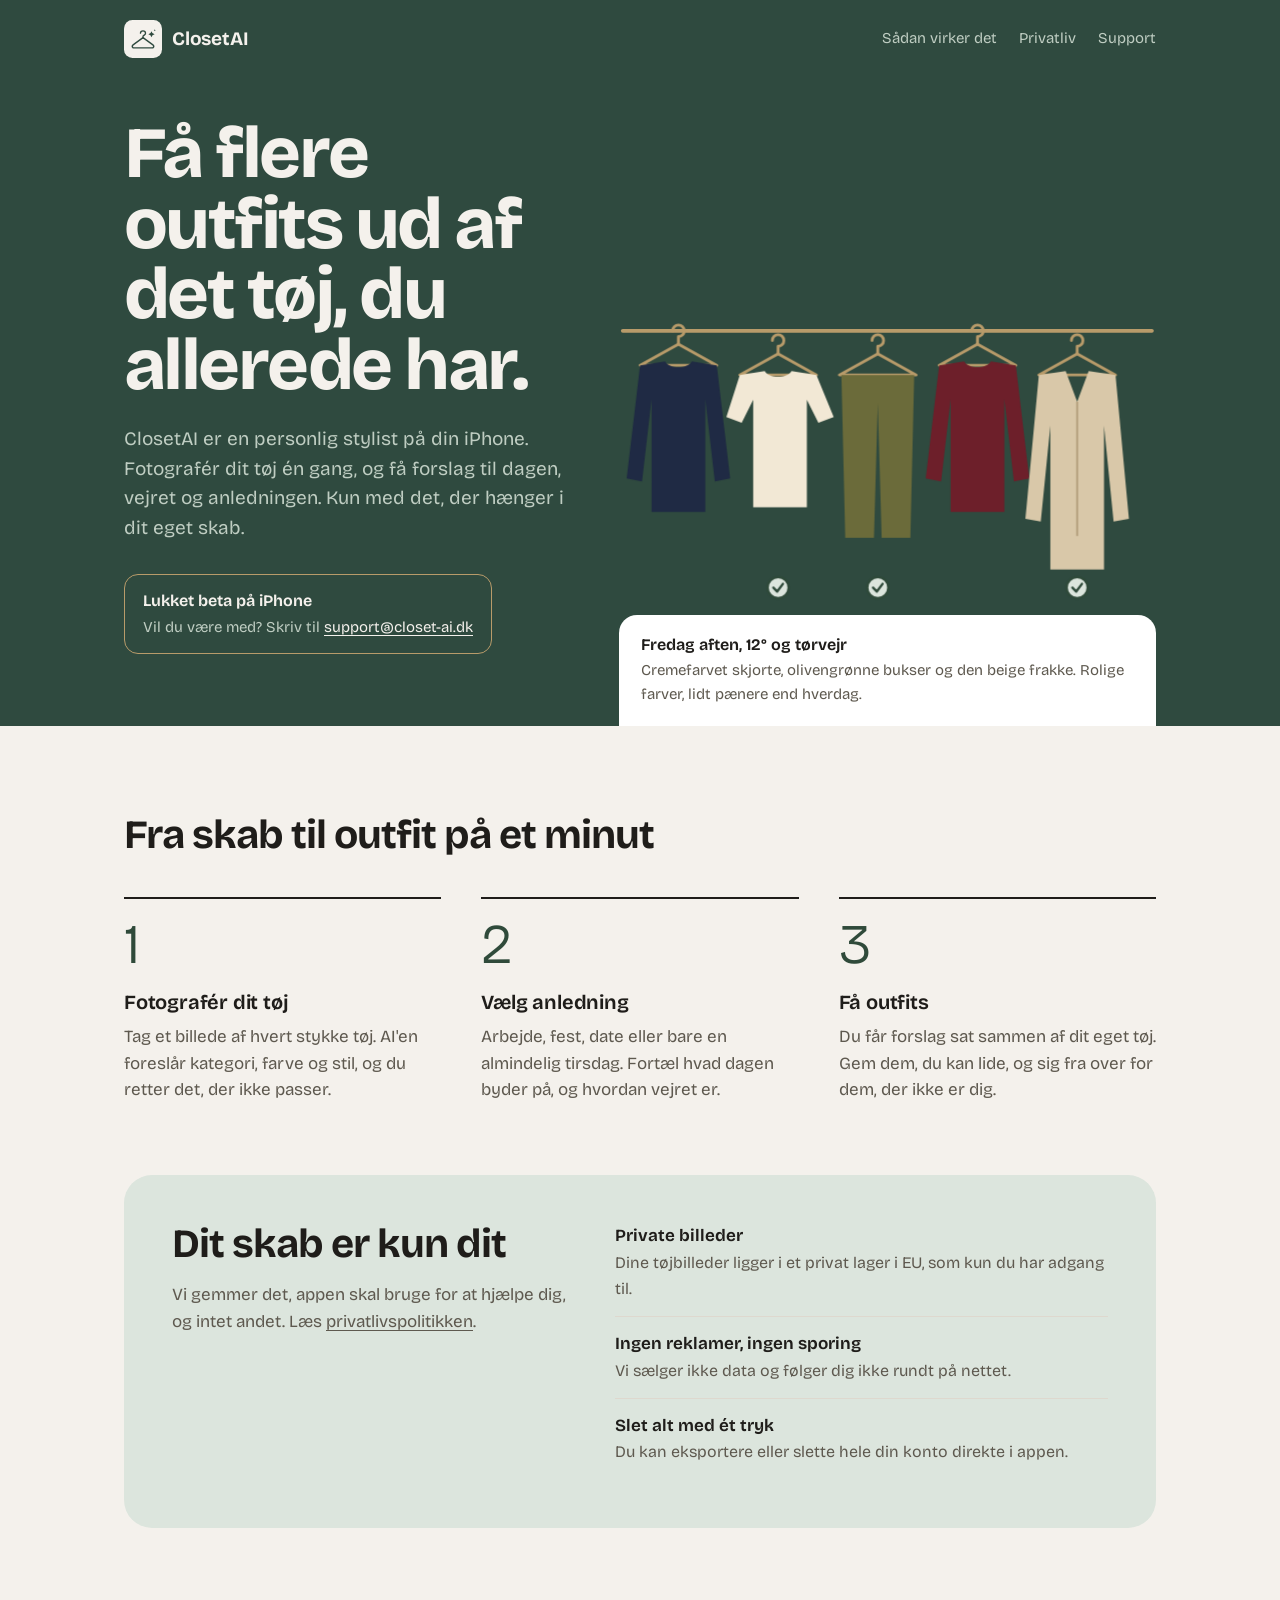
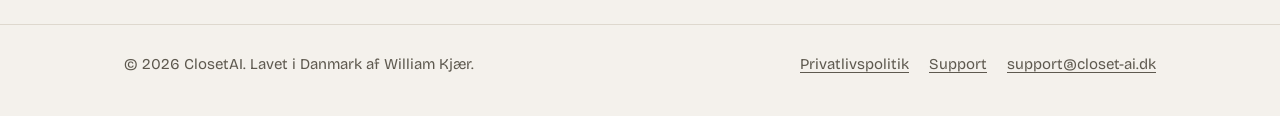
<file: index.html>
<!doctype html>
<html lang="da">
<head>
<meta charset="utf-8">
<meta name="viewport" content="width=device-width, initial-scale=1">
<title>ClosetAI – outfits af det tøj, du allerede har</title>
<meta name="description" content="ClosetAI er en personlig stylist på din iPhone. Fotografér dit tøj, og få outfitforslag til vejret og anledningen.">
<meta property="og:title" content="ClosetAI">
<meta property="og:description" content="Få flere outfits ud af det tøj, du allerede har.">
<meta name="theme-color" content="#2F4A3F">
<link rel="icon" href="favicon.svg" type="image/svg+xml">
<link rel="icon" href="favicon-32.png" type="image/png" sizes="32x32">
<link rel="apple-touch-icon" href="apple-touch-icon.png">
<link rel="preload" href="fonts/bricolage.woff2" as="font" type="font/woff2" crossorigin>
<style>
@font-face {
  font-family: "Bricolage";
  src: url("fonts/bricolage.woff2") format("woff2");
  font-weight: 200 800;
  font-display: swap;
}
:root {
  --linen: #F4F1EC;
  --paper: #FFFFFF;
  --ink: #1F1D1A;
  --ink-soft: #5E594F;
  --moss: #2F4A3F;
  --sage: #DCE5DD;
  --brass: #B89B6A;
  --line: #DED8CE;
  --on-moss: #F4F1EC;
  --on-moss-soft: #BFCDC2;
  --step-num: #2F4A3A;
}
@media (prefers-color-scheme: dark) {
  :root {
    --linen: #151815;
    --paper: #1D211E;
    --ink: #ECE9E2;
    --ink-soft: #A7A398;
    --sage: #24302A;
    --line: #2D322E;
    --step-num: #B89B6A;
  }
}
* { box-sizing: border-box; }
html { -webkit-text-size-adjust: 100%; }
body {
  margin: 0;
  background: var(--linen);
  color: var(--ink);
  font: 400 17px/1.55 "Bricolage", -apple-system, BlinkMacSystemFont, "Segoe UI", sans-serif;
}
a { color: inherit; text-underline-offset: 3px; }
a:focus-visible { outline: 2px solid var(--brass); outline-offset: 3px; border-radius: 4px; }
.wrap { max-width: 1080px; margin: 0 auto; padding: 0 24px; }

/* Top bar */
.top { background: var(--moss); color: var(--on-moss); }
.top .wrap { display: flex; align-items: center; justify-content: space-between; gap: 16px; padding-top: 20px; padding-bottom: 20px; }
.brand { display: flex; align-items: center; gap: 10px; font-weight: 700; font-size: 19px; letter-spacing: -0.01em; text-decoration: none; }
.brand svg { width: 38px; height: 38px; }
.top nav { display: flex; gap: 22px; font-size: 15px; }
.top nav a { text-decoration: none; color: var(--on-moss-soft); }
.top nav a:hover { color: var(--on-moss); text-decoration: underline; }

/* Hero */
.hero { background: var(--moss); color: var(--on-moss); padding: 40px 0 0; overflow: hidden; }
.hero .wrap { display: grid; grid-template-columns: minmax(0, 5fr) minmax(0, 6fr); gap: 48px; align-items: end; }
.hero-copy { padding-bottom: 72px; }
h1 {
  font-size: clamp(40px, 6.4vw, 72px);
  line-height: 0.98;
  letter-spacing: -0.035em;
  font-weight: 750;
  margin: 0 0 24px;
  text-wrap: balance;
}
.lede { font-size: 19px; color: var(--on-moss-soft); max-width: 30em; margin: 0 0 32px; }
.beta {
  display: inline-flex; flex-direction: column; gap: 2px; margin: 0;
  border: 1.5px solid var(--brass); border-radius: 14px;
  padding: 14px 18px; font-size: 15px; color: var(--on-moss-soft);
}
.beta strong { color: var(--on-moss); font-weight: 650; font-size: 16px; }
.beta a { color: var(--on-moss); white-space: nowrap; }

/* The rail */
.rail-figure { margin: 0; }
.rail-figure svg { display: block; width: 100%; height: auto; overflow: visible; }
.garment { transform-box: fill-box; }
.suggestion {
  background: var(--paper); color: var(--ink);
  border-radius: 18px 18px 0 0;
  padding: 18px 22px 20px; margin-top: -6px; position: relative;
  font-size: 15px;
}
.suggestion b { display: block; font-size: 16px; font-weight: 650; margin-bottom: 2px; }
.suggestion span { color: var(--ink-soft); }

@media (prefers-reduced-motion: no-preference) {
  .slide { animation: slide-in 900ms cubic-bezier(.2,.7,.2,1) both; }
  .slide:nth-child(2) { animation-delay: 80ms; }
  .slide:nth-child(3) { animation-delay: 160ms; }
  .slide:nth-child(4) { animation-delay: 240ms; }
  .slide:nth-child(5) { animation-delay: 320ms; }
  .pick { animation: pick 500ms cubic-bezier(.3,1.4,.5,1) 1250ms both; }
  .pick-mark { animation: fade 300ms ease 1500ms both; }
  .suggestion { animation: rise 500ms cubic-bezier(.2,.7,.2,1) 1650ms both; }
}
@keyframes slide-in { from { transform: translateX(-140px); opacity: 0; } to { transform: none; opacity: 1; } }
@keyframes pick { from { transform: none; } to { transform: translateY(10px); } }
@keyframes fade { from { opacity: 0; } to { opacity: 1; } }
@keyframes rise { from { transform: translateY(24px); opacity: 0; } to { transform: none; opacity: 1; } }
@media (prefers-reduced-motion: reduce) { .pick { transform: translateY(10px); } }

/* Steps */
.steps { padding: 88px 0 72px; }
h2 { font-size: clamp(28px, 3.6vw, 40px); line-height: 1.08; letter-spacing: -0.025em; font-weight: 700; margin: 0 0 40px; max-width: 18em; }
.steps ol { list-style: none; margin: 0; padding: 0; display: grid; grid-template-columns: repeat(3, minmax(0, 1fr)); gap: 40px; counter-reset: s; }
.steps li { counter-increment: s; border-top: 2px solid var(--ink); padding-top: 18px; }
.steps li::before { content: counter(s); display: block; font-size: 56px; font-weight: 300; line-height: 1; color: var(--step-num); margin-bottom: 14px; }
.steps h3 { font-size: 20px; font-weight: 650; margin: 0 0 6px; letter-spacing: -0.01em; }
.steps p { margin: 0; color: var(--ink-soft); max-width: 26em; }

/* Privacy */
.private { padding: 0 0 96px; }
.private-box { background: var(--sage); border-radius: 28px; padding: 48px; display: grid; grid-template-columns: minmax(0, 4fr) minmax(0, 5fr); gap: 48px; }
.private-box h2 { margin-bottom: 16px; }
.private-box > div > p { margin: 0; color: var(--ink-soft); }
.private-box ul { list-style: none; margin: 0; padding: 0; }
.private-box li { padding: 14px 0; border-bottom: 1px solid var(--line); }
.private-box li:first-child { padding-top: 0; }
.private-box li:last-child { border-bottom: 0; }
.private-box li b { display: block; font-weight: 650; }
.private-box li span { color: var(--ink-soft); font-size: 16px; }

/* Footer */
footer { border-top: 1px solid var(--line); padding: 28px 0 40px; font-size: 15px; color: var(--ink-soft); }
footer .wrap { display: flex; flex-wrap: wrap; justify-content: space-between; gap: 16px; }
footer nav { display: flex; gap: 20px; flex-wrap: wrap; }

@media (max-width: 820px) {
  .wrap { padding: 0 16px; }
  .top nav { gap: 16px; }
  .hero { padding-top: 16px; }
  .hero .wrap { grid-template-columns: 1fr; gap: 24px; }
  .hero-copy { padding-bottom: 8px; }
  .steps { padding: 64px 0 48px; }
  .steps ol { grid-template-columns: 1fr; gap: 28px; }
  .private-box { grid-template-columns: 1fr; gap: 24px; padding: 28px 22px; border-radius: 22px; }
  .private { padding-bottom: 64px; }
}
@media (max-width: 420px) {
  .top nav a.hide-sm { display: none; }
}
</style>
</head>
<body>

<header class="top">
  <div class="wrap">
    <a class="brand" href="./" aria-label="ClosetAI forside">
      <svg viewBox="0 0 1024 1024" aria-hidden="true"><rect width="1024" height="1024" rx="230" fill="#F4F1EC"/><g transform="translate(0 50)" fill="none" stroke="#2F4A3F" stroke-width="36" stroke-linejoin="round" stroke-linecap="round"><path d="M512 424 V392 C512 366 580 360 580 304 C580 262 548 244 512 244 C476 244 444 270 444 304"/><path d="M512 424 L236 628 Q204 660 244 700 L780 700 Q820 660 788 628 Z"/></g><path d="M740 300 Q754 368 824 384 Q754 400 740 468 Q726 400 656 384 Q726 368 740 300 Z" fill="#2F4A3F"/><path d="M830 250 Q835 273 858 278 Q835 283 830 306 Q825 283 802 278 Q825 273 830 250 Z" fill="#2F4A3F"/></svg>
      ClosetAI
    </a>
    <nav aria-label="Hovedmenu">
      <a href="#saadan" class="hide-sm">Sådan virker det</a>
      <a href="privacy.html">Privatliv</a>
      <a href="support.html">Support</a>
    </nav>
  </div>
</header>

<main>
  <section class="hero">
    <div class="wrap">
      <div class="hero-copy">
        <h1>Få flere outfits ud af det tøj, du allerede har.</h1>
        <p class="lede">ClosetAI er en personlig stylist på din iPhone. Fotografér dit tøj én gang, og få forslag til dagen, vejret og anledningen. Kun med det, der hænger i dit eget skab.</p>
        <p class="beta"><strong>Lukket beta på iPhone</strong><span>Vil du være med? Skriv til <a href="mailto:support@closet-ai.dk">support@closet-ai.dk</a></span></p>
      </div>

      <figure class="rail-figure">
        <svg viewBox="0 0 560 330" role="img" aria-label="Et tøjstativ, hvor tre stykker tøj er valgt som et outfit">
          <defs>
            <g id="hanger" fill="none" stroke="#B89B6A" stroke-width="3" stroke-linecap="round" stroke-linejoin="round">
              <path d="M-6 28a6 6 0 1 1 6 6v8"/>
              <path d="M0 42 -40 64h80Z"/>
            </g>
            <path id="top-long" d="M-40 64 -14 60c4 8 24 8 28 0l26 4 14 118-16 3-10-86v118h-56v-118l-10 86-16-3Z"/>
            <path id="top-short" d="M-40 64 -14 60c4 8 24 8 28 0l26 4 18 44-16 6-12-24v112h-56v-112l-12 24-16-6Z"/>
            <path id="coat" d="M-40 64 -12 60 0 92l12-32 28 4 14 150-16 3-10-100v150h-56v-150l-10 100-16-3Z"/>
            <path id="trousers" d="M-38 64h76l-4 170h-30l-4-140-4 140h-30Z"/>
          </defs>

          <line x1="4" y1="28" x2="556" y2="28" stroke="#B89B6A" stroke-width="4" stroke-linecap="round"/>

          <g>
            <g class="slide"><g transform="translate(62 0)"><use href="#hanger"/><use href="#top-long" fill="#1F2A44"/></g></g>
            <g class="slide"><g transform="translate(166 0)"><g class="garment pick"><use href="#hanger"/><use href="#top-short" fill="#F2E8D5"/></g></g></g>
            <g class="slide"><g transform="translate(270 0)"><g class="garment pick"><use href="#hanger"/><use href="#trousers" fill="#6B6B3A"/></g></g></g>
            <g class="slide"><g transform="translate(374 0)"><use href="#hanger"/><use href="#top-long" fill="#6D1F2A"/></g></g>
            <g class="slide"><g transform="translate(478 0)"><g class="garment pick"><use href="#hanger"/><use href="#coat" fill="#D9C8A9"/><path d="M0 92v140" stroke="#B49F7C" stroke-width="2"/></g></g></g>
          </g>

          <g class="pick-mark" fill="#DCE5DD" stroke="#2F4A3A" stroke-width="2.5">
            <circle cx="166" cy="296" r="11"/><circle cx="270" cy="296" r="11"/><circle cx="478" cy="296" r="11"/>
            <path d="M161 296l4 4 6-8M265 296l4 4 6-8M473 296l4 4 6-8" fill="none" stroke-linecap="round" stroke-linejoin="round"/>
          </g>
        </svg>
        <figcaption class="suggestion">
          <b>Fredag aften, 12° og tørvejr</b>
          <span>Cremefarvet skjorte, olivengrønne bukser og den beige frakke. Rolige farver, lidt pænere end hverdag.</span>
        </figcaption>
      </figure>
    </div>
  </section>

  <section class="steps" id="saadan">
    <div class="wrap">
      <h2>Fra skab til outfit på et minut</h2>
      <ol>
        <li>
          <h3>Fotografér dit tøj</h3>
          <p>Tag et billede af hvert stykke tøj. AI'en foreslår kategori, farve og stil, og du retter det, der ikke passer.</p>
        </li>
        <li>
          <h3>Vælg anledning</h3>
          <p>Arbejde, fest, date eller bare en almindelig tirsdag. Fortæl hvad dagen byder på, og hvordan vejret er.</p>
        </li>
        <li>
          <h3>Få outfits</h3>
          <p>Du får forslag sat sammen af dit eget tøj. Gem dem, du kan lide, og sig fra over for dem, der ikke er dig.</p>
        </li>
      </ol>
    </div>
  </section>

  <section class="private">
    <div class="wrap">
      <div class="private-box">
        <div>
          <h2>Dit skab er kun dit</h2>
          <p>Vi gemmer det, appen skal bruge for at hjælpe dig, og intet andet. Læs <a href="privacy.html">privatlivspolitikken</a>.</p>
        </div>
        <ul>
          <li><b>Private billeder</b><span>Dine tøjbilleder ligger i et privat lager i EU, som kun du har adgang til.</span></li>
          <li><b>Ingen reklamer, ingen sporing</b><span>Vi sælger ikke data og følger dig ikke rundt på nettet.</span></li>
          <li><b>Slet alt med ét tryk</b><span>Du kan eksportere eller slette hele din konto direkte i appen.</span></li>
        </ul>
      </div>
    </div>
  </section>
</main>

<footer>
  <div class="wrap">
    <span>© 2026 ClosetAI. Lavet i Danmark af William Kjær.</span>
    <nav aria-label="Sidefod">
      <a href="privacy.html">Privatlivspolitik</a>
      <a href="support.html">Support</a>
      <a href="mailto:support@closet-ai.dk">support@closet-ai.dk</a>
    </nav>
  </div>
</footer>

</body>
</html>
</file>
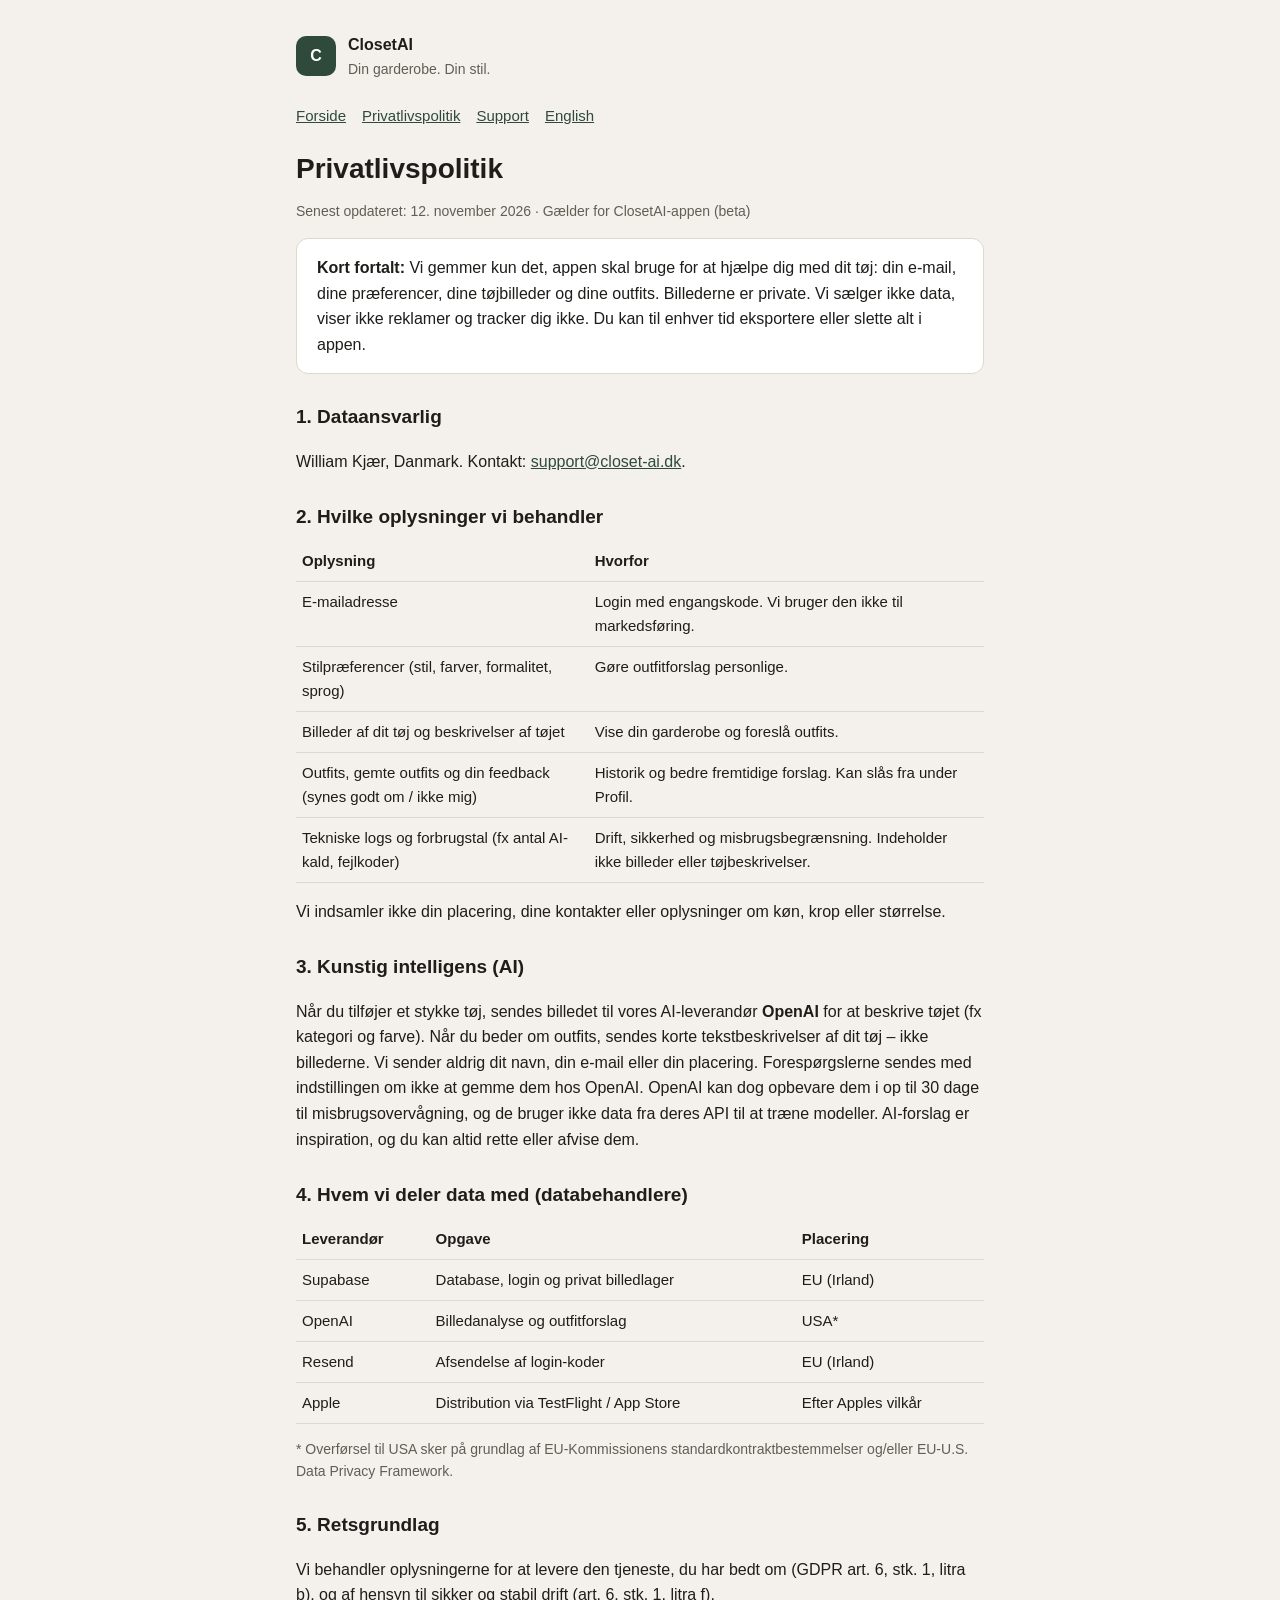
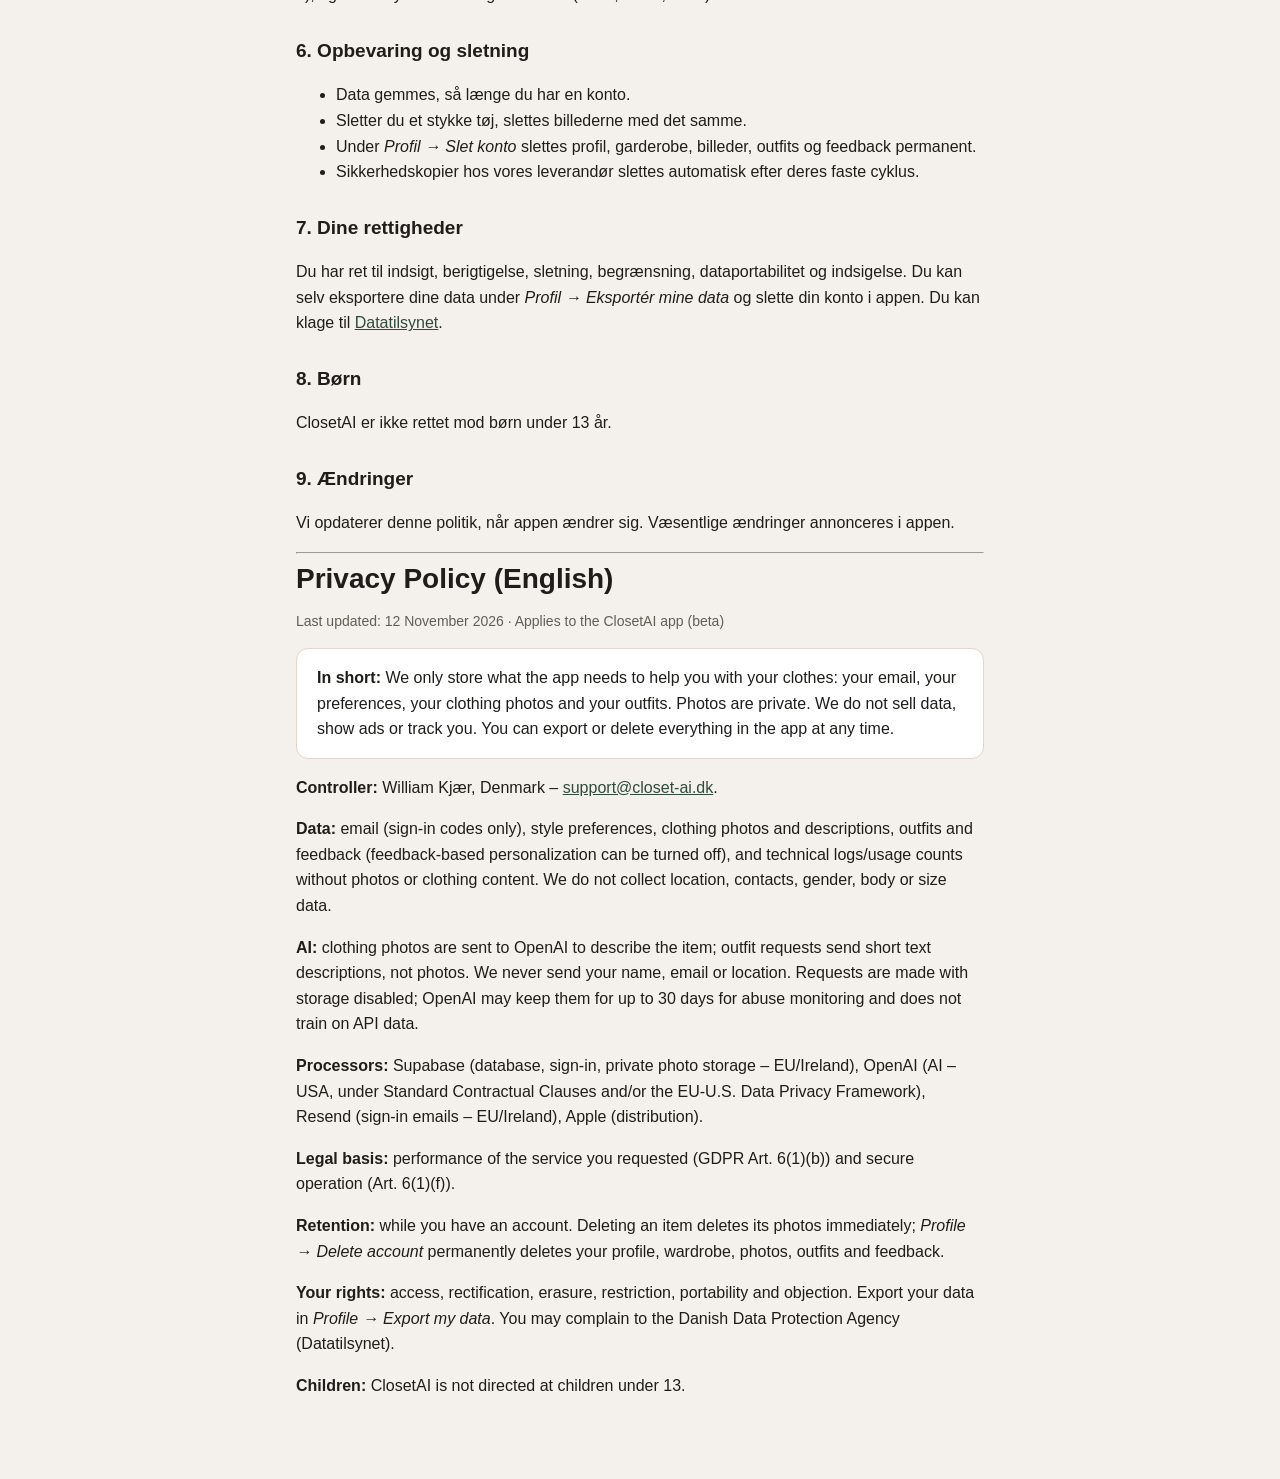
<file: privacy.html>
<!doctype html>
<html lang="da">
<head>
<meta charset="utf-8">
<meta name="viewport" content="width=device-width, initial-scale=1">
<title>Privatlivspolitik – ClosetAI</title>
<link rel="icon" href="favicon.svg" type="image/svg+xml">
<link rel="icon" href="favicon-32.png" type="image/png" sizes="32x32">
<link rel="apple-touch-icon" href="apple-touch-icon.png">
<link rel="stylesheet" href="style.css">
</head>
<body>
<main>
  <header><div class="logo">C</div><div><strong>ClosetAI</strong><div class="muted">Din garderobe. Din stil.</div></div></header>
  <nav><a href="index.html">Forside</a><a href="privacy.html">Privatlivspolitik</a><a href="support.html">Support</a><a href="#english">English</a></nav>

  <h1>Privatlivspolitik</h1>
  <p class="muted">Senest opdateret: 12. november 2026 · Gælder for ClosetAI-appen (beta)</p>

  <div class="card">
    <strong>Kort fortalt:</strong> Vi gemmer kun det, appen skal bruge for at hjælpe dig med dit tøj: din e-mail, dine præferencer, dine tøjbilleder og dine outfits. Billederne er private. Vi sælger ikke data, viser ikke reklamer og tracker dig ikke. Du kan til enhver tid eksportere eller slette alt i appen.
  </div>

  <h2>1. Dataansvarlig</h2>
  <p>William Kjær, Danmark. Kontakt: <a href="mailto:support@closet-ai.dk">support@closet-ai.dk</a>.</p>

  <h2>2. Hvilke oplysninger vi behandler</h2>
  <table>
    <tr><th>Oplysning</th><th>Hvorfor</th></tr>
    <tr><td>E-mailadresse</td><td>Login med engangskode. Vi bruger den ikke til markedsføring.</td></tr>
    <tr><td>Stilpræferencer (stil, farver, formalitet, sprog)</td><td>Gøre outfitforslag personlige.</td></tr>
    <tr><td>Billeder af dit tøj og beskrivelser af tøjet</td><td>Vise din garderobe og foreslå outfits.</td></tr>
    <tr><td>Outfits, gemte outfits og din feedback (synes godt om / ikke mig)</td><td>Historik og bedre fremtidige forslag. Kan slås fra under Profil.</td></tr>
    <tr><td>Tekniske logs og forbrugstal (fx antal AI-kald, fejlkoder)</td><td>Drift, sikkerhed og misbrugsbegrænsning. Indeholder ikke billeder eller tøjbeskrivelser.</td></tr>
  </table>
  <p>Vi indsamler ikke din placering, dine kontakter eller oplysninger om køn, krop eller størrelse.</p>

  <h2>3. Kunstig intelligens (AI)</h2>
  <p>Når du tilføjer et stykke tøj, sendes billedet til vores AI-leverandør <strong>OpenAI</strong> for at beskrive tøjet (fx kategori og farve). Når du beder om outfits, sendes korte tekstbeskrivelser af dit tøj – ikke billederne. Vi sender aldrig dit navn, din e-mail eller din placering. Forespørgslerne sendes med indstillingen om ikke at gemme dem hos OpenAI. OpenAI kan dog opbevare dem i op til 30 dage til misbrugsovervågning, og de bruger ikke data fra deres API til at træne modeller. AI-forslag er inspiration, og du kan altid rette eller afvise dem.</p>

  <h2>4. Hvem vi deler data med (databehandlere)</h2>
  <table>
    <tr><th>Leverandør</th><th>Opgave</th><th>Placering</th></tr>
    <tr><td>Supabase</td><td>Database, login og privat billedlager</td><td>EU (Irland)</td></tr>
    <tr><td>OpenAI</td><td>Billedanalyse og outfitforslag</td><td>USA*</td></tr>
    <tr><td>Resend</td><td>Afsendelse af login-koder</td><td>EU (Irland)</td></tr>
    <tr><td>Apple</td><td>Distribution via TestFlight / App Store</td><td>Efter Apples vilkår</td></tr>
  </table>
  <p class="muted">* Overførsel til USA sker på grundlag af EU-Kommissionens standardkontraktbestemmelser og/eller EU-U.S. Data Privacy Framework.</p>

  <h2>5. Retsgrundlag</h2>
  <p>Vi behandler oplysningerne for at levere den tjeneste, du har bedt om (GDPR art. 6, stk. 1, litra b), og af hensyn til sikker og stabil drift (art. 6, stk. 1, litra f).</p>

  <h2>6. Opbevaring og sletning</h2>
  <ul>
    <li>Data gemmes, så længe du har en konto.</li>
    <li>Sletter du et stykke tøj, slettes billederne med det samme.</li>
    <li>Under <em>Profil → Slet konto</em> slettes profil, garderobe, billeder, outfits og feedback permanent.</li>
    <li>Sikkerhedskopier hos vores leverandør slettes automatisk efter deres faste cyklus.</li>
  </ul>

  <h2>7. Dine rettigheder</h2>
  <p>Du har ret til indsigt, berigtigelse, sletning, begrænsning, dataportabilitet og indsigelse. Du kan selv eksportere dine data under <em>Profil → Eksportér mine data</em> og slette din konto i appen. Du kan klage til <a href="https://www.datatilsynet.dk">Datatilsynet</a>.</p>

  <h2>8. Børn</h2>
  <p>ClosetAI er ikke rettet mod børn under 13 år.</p>

  <h2>9. Ændringer</h2>
  <p>Vi opdaterer denne politik, når appen ændrer sig. Væsentlige ændringer annonceres i appen.</p>

  <hr id="english">
  <h1>Privacy Policy (English)</h1>
  <p class="muted">Last updated: 12 November 2026 · Applies to the ClosetAI app (beta)</p>
  <div class="card">
    <strong>In short:</strong> We only store what the app needs to help you with your clothes: your email, your preferences, your clothing photos and your outfits. Photos are private. We do not sell data, show ads or track you. You can export or delete everything in the app at any time.
  </div>
  <p><strong>Controller:</strong> William Kjær, Denmark – <a href="mailto:support@closet-ai.dk">support@closet-ai.dk</a>.</p>
  <p><strong>Data:</strong> email (sign-in codes only), style preferences, clothing photos and descriptions, outfits and feedback (feedback-based personalization can be turned off), and technical logs/usage counts without photos or clothing content. We do not collect location, contacts, gender, body or size data.</p>
  <p><strong>AI:</strong> clothing photos are sent to OpenAI to describe the item; outfit requests send short text descriptions, not photos. We never send your name, email or location. Requests are made with storage disabled; OpenAI may keep them for up to 30 days for abuse monitoring and does not train on API data.</p>
  <p><strong>Processors:</strong> Supabase (database, sign-in, private photo storage – EU/Ireland), OpenAI (AI – USA, under Standard Contractual Clauses and/or the EU-U.S. Data Privacy Framework), Resend (sign-in emails – EU/Ireland), Apple (distribution).</p>
  <p><strong>Legal basis:</strong> performance of the service you requested (GDPR Art. 6(1)(b)) and secure operation (Art. 6(1)(f)).</p>
  <p><strong>Retention:</strong> while you have an account. Deleting an item deletes its photos immediately; <em>Profile → Delete account</em> permanently deletes your profile, wardrobe, photos, outfits and feedback.</p>
  <p><strong>Your rights:</strong> access, rectification, erasure, restriction, portability and objection. Export your data in <em>Profile → Export my data</em>. You may complain to the Danish Data Protection Agency (Datatilsynet).</p>
  <p><strong>Children:</strong> ClosetAI is not directed at children under 13.</p>
</main>
</body>
</html>
</file>
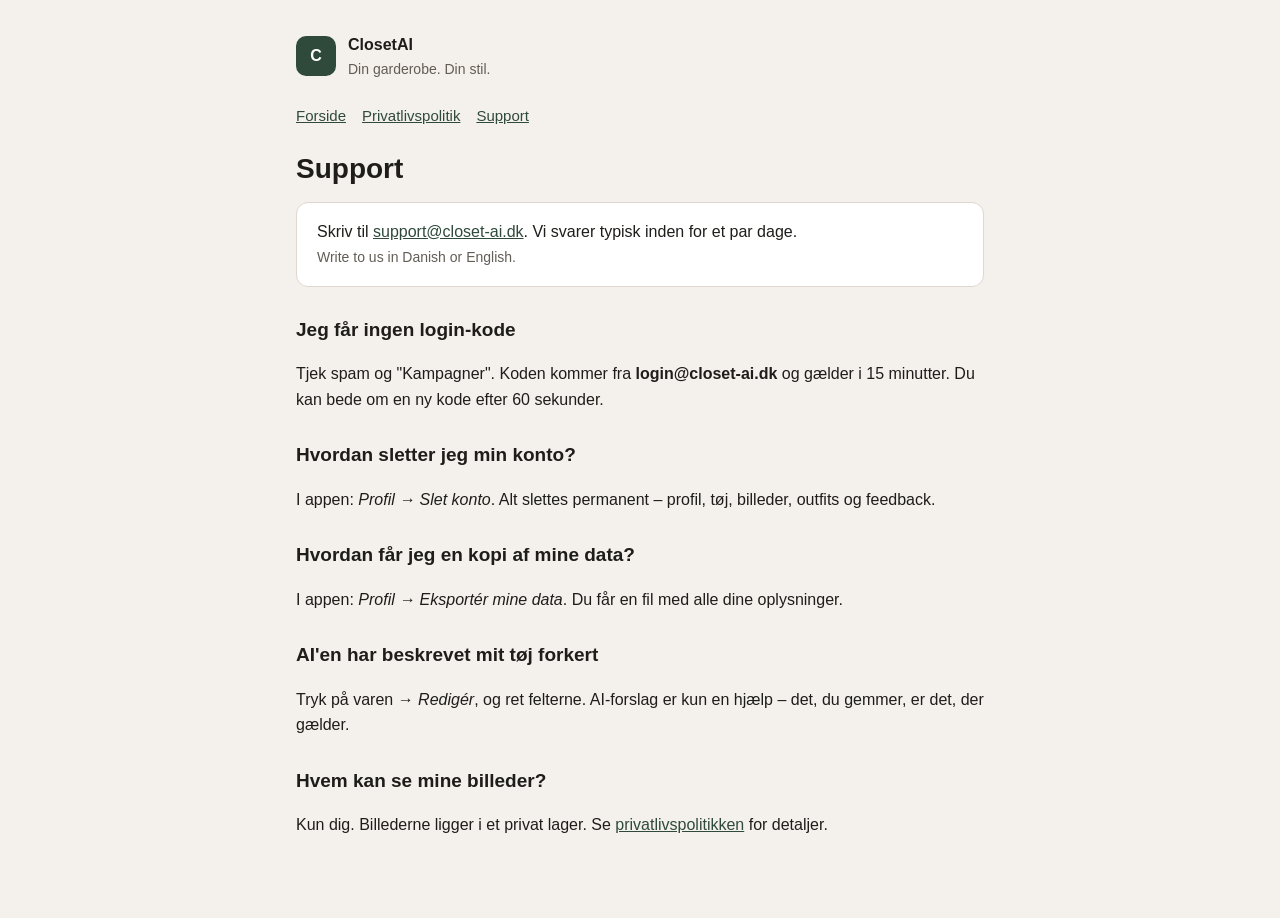
<file: support.html>
<!doctype html>
<html lang="da">
<head>
<meta charset="utf-8">
<meta name="viewport" content="width=device-width, initial-scale=1">
<title>Support – ClosetAI</title>
<link rel="icon" href="favicon.svg" type="image/svg+xml">
<link rel="icon" href="favicon-32.png" type="image/png" sizes="32x32">
<link rel="apple-touch-icon" href="apple-touch-icon.png">
<link rel="stylesheet" href="style.css">
</head>
<body>
<main>
  <header><div class="logo">C</div><div><strong>ClosetAI</strong><div class="muted">Din garderobe. Din stil.</div></div></header>
  <nav><a href="index.html">Forside</a><a href="privacy.html">Privatlivspolitik</a><a href="support.html">Support</a></nav>

  <h1>Support</h1>
  <div class="card">Skriv til <a href="mailto:support@closet-ai.dk">support@closet-ai.dk</a>. Vi svarer typisk inden for et par dage. <br><span class="muted">Write to us in Danish or English.</span></div>

  <h2>Jeg får ingen login-kode</h2>
  <p>Tjek spam og "Kampagner". Koden kommer fra <strong>login@closet-ai.dk</strong> og gælder i 15 minutter. Du kan bede om en ny kode efter 60 sekunder.</p>

  <h2>Hvordan sletter jeg min konto?</h2>
  <p>I appen: <em>Profil → Slet konto</em>. Alt slettes permanent – profil, tøj, billeder, outfits og feedback.</p>

  <h2>Hvordan får jeg en kopi af mine data?</h2>
  <p>I appen: <em>Profil → Eksportér mine data</em>. Du får en fil med alle dine oplysninger.</p>

  <h2>AI'en har beskrevet mit tøj forkert</h2>
  <p>Tryk på varen → <em>Redigér</em>, og ret felterne. AI-forslag er kun en hjælp – det, du gemmer, er det, der gælder.</p>

  <h2>Hvem kan se mine billeder?</h2>
  <p>Kun dig. Billederne ligger i et privat lager. Se <a href="privacy.html">privatlivspolitikken</a> for detaljer.</p>
</main>
</body>
</html>
</file>
<file: style.css>
:root { --bg:#F4F1EC; --text:#1F1D1A; --muted:#625D55; --accent:#2F4A3A; --border:#DED8CE; --card:#FFFFFF; }
@media (prefers-color-scheme: dark) { :root { --bg:#161513; --text:#EDEAE4; --muted:#A8A299; --accent:#9CC2A6; --border:#2E2B27; --card:#1E1C19; } }
* { box-sizing: border-box; }
body { margin:0; background:var(--bg); color:var(--text); font:16px/1.6 -apple-system, BlinkMacSystemFont, "Segoe UI", Roboto, sans-serif; }
main { max-width: 720px; margin: 0 auto; padding: 32px 16px 64px; }
header { display:flex; align-items:center; gap:12px; margin-bottom: 24px; }
.logo { width:40px; height:40px; border-radius:10px; background:var(--accent); color:#fff; display:grid; place-items:center; font-weight:700; }
h1 { font-size: 28px; line-height:1.2; margin: 0 0 4px; }
h2 { font-size: 19px; margin: 28px 0 8px; }
p, li { color: var(--text); }
.muted { color: var(--muted); font-size: 14px; }
a { color: var(--accent); }
nav { display:flex; gap:16px; flex-wrap:wrap; margin: 8px 0 24px; font-size: 15px; }
.card { background:var(--card); border:1px solid var(--border); border-radius:12px; padding:16px 20px; margin: 16px 0; }
table { width:100%; border-collapse: collapse; font-size: 15px; }
th, td { text-align:left; padding: 8px 6px; border-bottom:1px solid var(--border); vertical-align: top; }
.lang { float:right; font-size:14px; }
</file>
